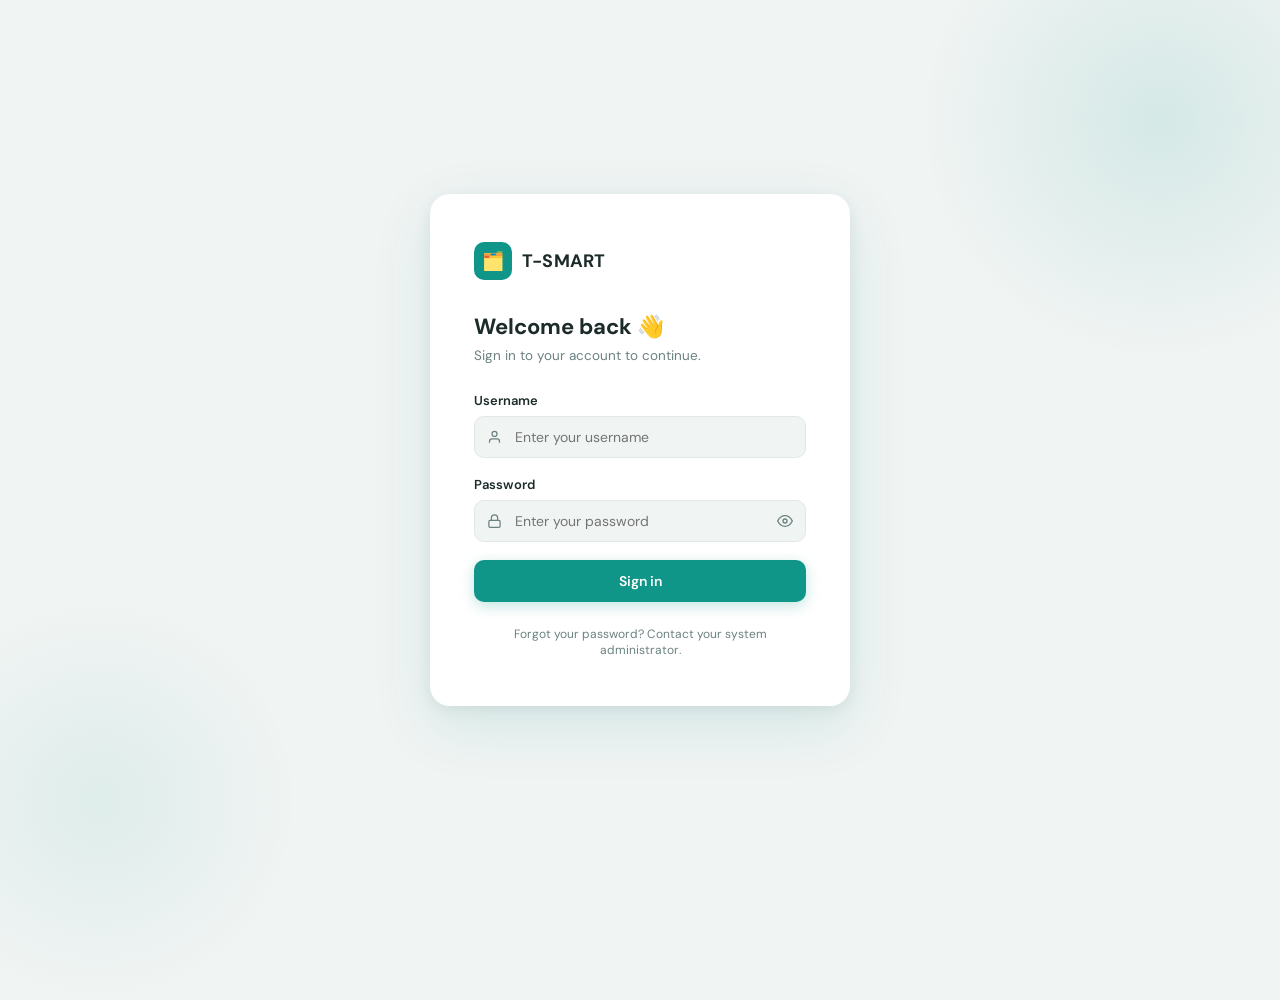
<file: Login.html>
<!DOCTYPE html>
<html lang="en">
<head>
  <meta charset="UTF-8">
  <meta name="viewport" content="width=device-width, initial-scale=1.0">
  <title>Login — T-SMART</title>
  <link href="https://fonts.googleapis.com/css2?family=DM+Sans:wght@300;400;500;600;700&family=DM+Mono:wght@400;500&display=swap" rel="stylesheet">
  <style>
    :root {
      --teal: #0f9688;
      --teal-light: #e6f4f3;
      --teal-dark: #0a7a6e;
      --bg: #f0f4f3;
      --border: #e2e8e7;
      --text: #1c2b2a;
      --text-muted: #6b8280;
      --white: #ffffff;
      --error: #dc2626;
      --error-bg: #fef2f2;
      --error-border: #fecaca;
    }

    * { margin: 0; padding: 0; box-sizing: border-box; }

    body {
      font-family: 'DM Sans', sans-serif;
      background: var(--bg);
      min-height: 100vh;
      display: flex;
      align-items: center;
      justify-content: center;
      position: relative;
      overflow: hidden;
    }

    body::before {
      content: '';
      position: absolute;
      top: -120px;
      right: -120px;
      width: 480px;
      height: 480px;
      border-radius: 50%;
      background: radial-gradient(circle, rgba(15,150,136,0.12) 0%, transparent 70%);
      pointer-events: none;
    }

    body::after {
      content: '';
      position: absolute;
      bottom: -100px;
      left: -100px;
      width: 400px;
      height: 400px;
      border-radius: 50%;
      background: radial-gradient(circle, rgba(15,150,136,0.08) 0%, transparent 70%);
      pointer-events: none;
    }

    .login-card {
      background: var(--white);
      border-radius: 20px;
      padding: 48px 44px;
      width: 420px;
      max-width: 94vw;
      box-shadow: 0 20px 60px rgba(15,150,136,0.12), 0 4px 16px rgba(0,0,0,0.07);
      position: relative;
      z-index: 1;
      animation: fadeUp 0.35s ease;
    }

    @keyframes fadeUp {
      from { opacity: 0; transform: translateY(18px); }
      to   { opacity: 1; transform: translateY(0); }
    }

    .brand {
      display: flex;
      align-items: center;
      gap: 10px;
      margin-bottom: 32px;
    }

    .brand-icon {
      width: 38px;
      height: 38px;
      background: var(--teal);
      border-radius: 10px;
      display: flex;
      align-items: center;
      justify-content: center;
      font-size: 18px;
    }

    .brand-name {
      font-size: 18px;
      font-weight: 700;
      color: var(--text);
      letter-spacing: 0.2px;
    }

    .login-title {
      font-size: 22px;
      font-weight: 700;
      color: var(--text);
      margin-bottom: 6px;
    }

    .login-subtitle {
      font-size: 13.5px;
      color: var(--text-muted);
      margin-bottom: 28px;
    }

    .error-msg {
      display: none;
      align-items: center;
      gap: 7px;
      background: var(--error-bg);
      border: 1px solid var(--error-border);
      border-radius: 8px;
      padding: 10px 13px;
      font-size: 13px;
      color: var(--error);
      margin-bottom: 18px;
      animation: shake 0.3s ease;
    }

    .error-msg.show { display: flex; }

    @keyframes shake {
      0%, 100% { transform: translateX(0); }
      20%       { transform: translateX(-5px); }
      60%       { transform: translateX(5px); }
    }

    .form-group { margin-bottom: 18px; }

    .form-label {
      display: block;
      font-size: 13px;
      font-weight: 600;
      color: var(--text);
      margin-bottom: 7px;
    }

    .input-wrap { position: relative; }

    .input-icon {
      position: absolute;
      left: 13px;
      top: 50%;
      transform: translateY(-50%);
      color: var(--text-muted);
      pointer-events: none;
      display: flex;
      align-items: center;
    }

    .form-input {
      width: 100%;
      padding: 11px 12px 11px 40px;
      border: 1.5px solid var(--border);
      border-radius: 10px;
      font-size: 14px;
      font-family: inherit;
      color: var(--text);
      background: var(--bg);
      outline: none;
      transition: border-color 0.15s, background 0.15s, box-shadow 0.15s;
    }

    .form-input:focus {
      border-color: var(--teal);
      background: var(--white);
      box-shadow: 0 0 0 3px rgba(15,150,136,0.1);
    }

    .form-input.error {
      border-color: var(--error);
      background: var(--error-bg);
    }

    .toggle-pw {
      position: absolute;
      right: 13px;
      top: 50%;
      transform: translateY(-50%);
      background: none;
      border: none;
      cursor: pointer;
      color: var(--text-muted);
      padding: 0;
      display: flex;
      align-items: center;
    }

    .toggle-pw:hover { color: var(--text); }

    .login-btn {
      width: 100%;
      padding: 12px;
      background: var(--teal);
      color: #fff;
      border: none;
      border-radius: 10px;
      font-size: 14px;
      font-weight: 600;
      font-family: inherit;
      cursor: pointer;
      transition: background 0.15s, transform 0.1s, box-shadow 0.15s;
      margin-top: 6px;
      box-shadow: 0 4px 14px rgba(15,150,136,0.25);
      display: flex;
      align-items: center;
      justify-content: center;
      gap: 8px;
    }

    .login-btn:hover {
      background: var(--teal-dark);
      box-shadow: 0 6px 20px rgba(15,150,136,0.3);
    }

    .login-btn:active { transform: scale(0.98); }

    .login-btn:disabled {
      opacity: 0.7;
      cursor: not-allowed;
      transform: none;
    }

    .spinner {
      width: 15px;
      height: 15px;
      border: 2px solid rgba(255,255,255,0.35);
      border-top-color: #fff;
      border-radius: 50%;
      animation: spin 0.6s linear infinite;
      display: none;
    }

    .spinner.show { display: block; }

    @keyframes spin { to { transform: rotate(360deg); } }

    .login-footer {
      margin-top: 24px;
      font-size: 12px;
      color: var(--text-muted);
      text-align: center;
    }
  </style>
</head>
<body>

  <div class="login-card">

    <div class="brand">
      <div class="brand-icon">🗂️</div>
      <span class="brand-name">T-SMART</span>
    </div>

    <div class="login-title">Welcome back 👋</div>
    <div class="login-subtitle">Sign in to your account to continue.</div>

    <div class="error-msg" id="errorMsg">
      <svg width="15" height="15" viewBox="0 0 24 24" fill="none" stroke="currentColor" stroke-width="2">
        <circle cx="12" cy="12" r="10"/>
        <line x1="12" y1="8" x2="12" y2="12"/>
        <line x1="12" y1="16" x2="12.01" y2="16"/>
      </svg>
      <span id="errorText">Invalid username or password.</span>
    </div>

    <div class="form-group">
      <label class="form-label" for="username">Username</label>
      <div class="input-wrap">
        <span class="input-icon">
          <svg width="15" height="15" viewBox="0 0 24 24" fill="none" stroke="currentColor" stroke-width="2">
            <path d="M20 21v-2a4 4 0 0 0-4-4H8a4 4 0 0 0-4 4v2"/>
            <circle cx="12" cy="7" r="4"/>
          </svg>
        </span>
        <input class="form-input" id="username" type="text" placeholder="Enter your username" autocomplete="username">
      </div>
    </div>

    <div class="form-group">
      <label class="form-label" for="password">Password</label>
      <div class="input-wrap">
        <span class="input-icon">
          <svg width="15" height="15" viewBox="0 0 24 24" fill="none" stroke="currentColor" stroke-width="2">
            <rect x="3" y="11" width="18" height="11" rx="2" ry="2"/>
            <path d="M7 11V7a5 5 0 0 1 10 0v4"/>
          </svg>
        </span>
        <input class="form-input" id="password" type="password" placeholder="Enter your password" autocomplete="current-password">
        <button class="toggle-pw" type="button" onclick="togglePassword()" title="Show/hide password">
          <svg id="eyeIcon" width="16" height="16" viewBox="0 0 24 24" fill="none" stroke="currentColor" stroke-width="2">
            <path d="M1 12s4-8 11-8 11 8 11 8-4 8-11 8-11-8-11-8z"/>
            <circle cx="12" cy="12" r="3"/>
          </svg>
        </button>
      </div>
    </div>

    <button class="login-btn" id="loginBtn" onclick="handleLogin()">
      <span id="btnText">Sign in</span>
      <div class="spinner" id="spinner"></div>
    </button>

    <div class="login-footer">
      Forgot your password? Contact your system administrator.
    </div>

  </div>

  <script>
    const VALID_USERNAME = 'admin1';
    const VALID_PASSWORD = '123456789';

    function togglePassword() {
      const input = document.getElementById('password');
      const icon  = document.getElementById('eyeIcon');
      const isHidden = input.type === 'password';
      input.type = isHidden ? 'text' : 'password';
      icon.innerHTML = isHidden
        ? `<line x1="1" y1="1" x2="23" y2="23"/>
           <path d="M17.94 17.94A10.07 10.07 0 0 1 12 20c-7 0-11-8-11-8a18.45 18.45 0 0 1 5.06-5.94M9.9 4.24A9.12 9.12 0 0 1 12 4c7 0 11 8 11 8a18.5 18.5 0 0 1-2.16 3.19m-6.72-1.07a3 3 0 1 1-4.24-4.24"/>`
        : `<path d="M1 12s4-8 11-8 11 8 11 8-4 8-11 8-11-8-11-8z"/>
           <circle cx="12" cy="12" r="3"/>`;
    }

    ['username', 'password'].forEach(id => {
      document.getElementById(id).addEventListener('input', () => {
        document.getElementById('errorMsg').classList.remove('show');
        document.getElementById(id).classList.remove('error');
      });
    });

    document.addEventListener('keydown', e => {
      if (e.key === 'Enter') handleLogin();
    });

    function handleLogin() {
      const username = document.getElementById('username').value.trim();
      const password = document.getElementById('password').value;
      const btn      = document.getElementById('loginBtn');
      const spinner  = document.getElementById('spinner');
      const btnText  = document.getElementById('btnText');

      if (!username || !password) {
        showError('Please enter both username and password.');
        if (!username) document.getElementById('username').classList.add('error');
        if (!password) document.getElementById('password').classList.add('error');
        return;
      }

      btn.disabled = true;
      btnText.textContent = 'Signing in…';
      spinner.classList.add('show');
      document.getElementById('errorMsg').classList.remove('show');

      setTimeout(() => {
        if (username === VALID_USERNAME && password === VALID_PASSWORD) {
          sessionStorage.setItem('tt_auth', 'true');
          sessionStorage.setItem('tt_user', username);
          window.location.href = 'Index.html';
        } else {
          btn.disabled = false;
          btnText.textContent = 'Sign in';
          spinner.classList.remove('show');
          showError('Invalid username or password. Please try again.');
          document.getElementById('username').classList.add('error');
          document.getElementById('password').classList.add('error');
          document.getElementById('password').value = '';
        }
      }, 800);
    }

    function showError(msg) {
      document.getElementById('errorText').textContent = msg;
      document.getElementById('errorMsg').classList.add('show');
    }

    if (sessionStorage.getItem('tt_auth') === 'true') {
      window.location.href = 'Index.html';
    }
  </script>

</body>
</html>
</file>
